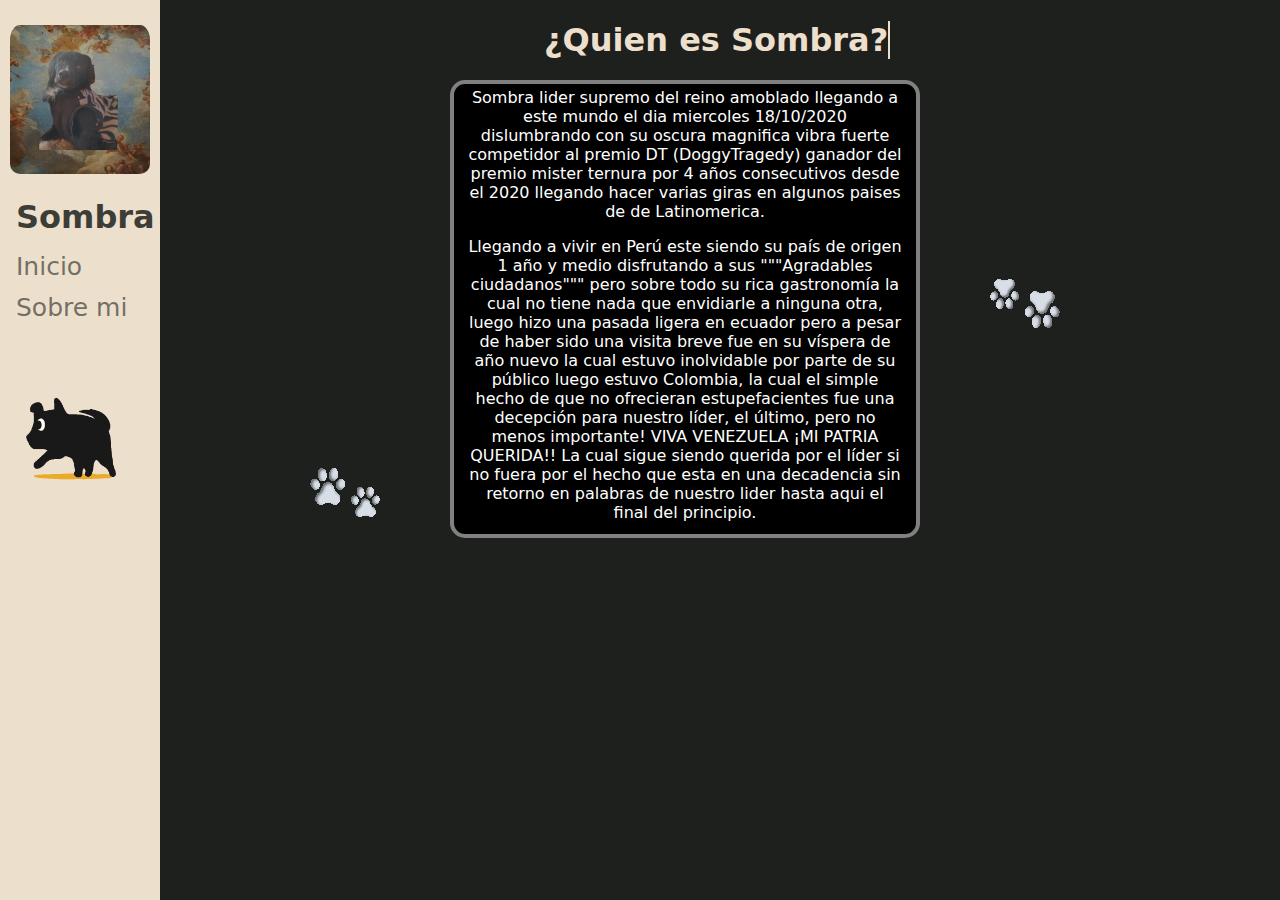
<file: Index.html>
<!DOCTYPE html>
<html lang="en">
<head>
    <meta charset="UTF-8">
    <title>Oswaldo Patron</title>
    <link rel="stylesheet" href="Style/style.css">
</head>
<body>
    <header>    
        <div class="menu">
            <img class="logo" src="img/sombra divino.jpg" alt="">
            <h2>Sombra</h2>
            <a href="Index.html" class="item1">Inicio</a></li>
            <a href="Sobre-mi.html" class="item2">Sobre mi</a></li>
            <img src="img/Sniff & Bark_ Safe & Stylish Dog Apparel Gear & Accessories.gif" alt="">
        </div>
    </header>
      <main class="inicio">
        <img src="img/Patitas.gif" class="patitas"> 
        <img src="img/Patitas.gif" class="patitas2"> 
		<div class="titulo">
			<h1>¿Quien es Sombra?</h1>
		</div>
        <div class="contenido">
            <div class="perrito">
                <img class="pq"src="img/logo.png" alt="">
            </div>
            <p class="parrafo1">
                Sombra lider supremo del reino amoblado llegando a este mundo 
                el dia miercoles 18/10/2020 dislumbrando con su oscura magnifica vibra fuerte competidor
                al premio DT (DoggyTragedy) ganador del premio mister ternura por 4 años consecutivos
                desde el 2020 llegando hacer varias giras en algunos paises de de Latinomerica.
            </p>
            <p>
                Llegando a vivir en Perú este siendo su país de origen 1 año y medio disfrutando a sus """Agradables ciudadanos""" pero sobre todo su
                rica gastronomía la cual no tiene nada que envidiarle a ninguna otra, luego hizo una pasada ligera en ecuador
                pero a pesar de haber sido una visita breve fue en su víspera de año nuevo la cual estuvo inolvidable por parte
                de su público luego estuvo Colombia, la cual el simple hecho de que no ofrecieran 
                estupefacientes fue una decepción para nuestro líder, el último, pero no menos importante! VIVA VENEZUELA
                ¡MI PATRIA QUERIDA!! La cual sigue siendo querida por el líder si no fuera por el hecho que esta en una decadencia
                sin retorno en palabras de nuestro lider hasta aqui el final del principio. 
            </p>
        </div>
      </main>
</body>
</html>
</file>
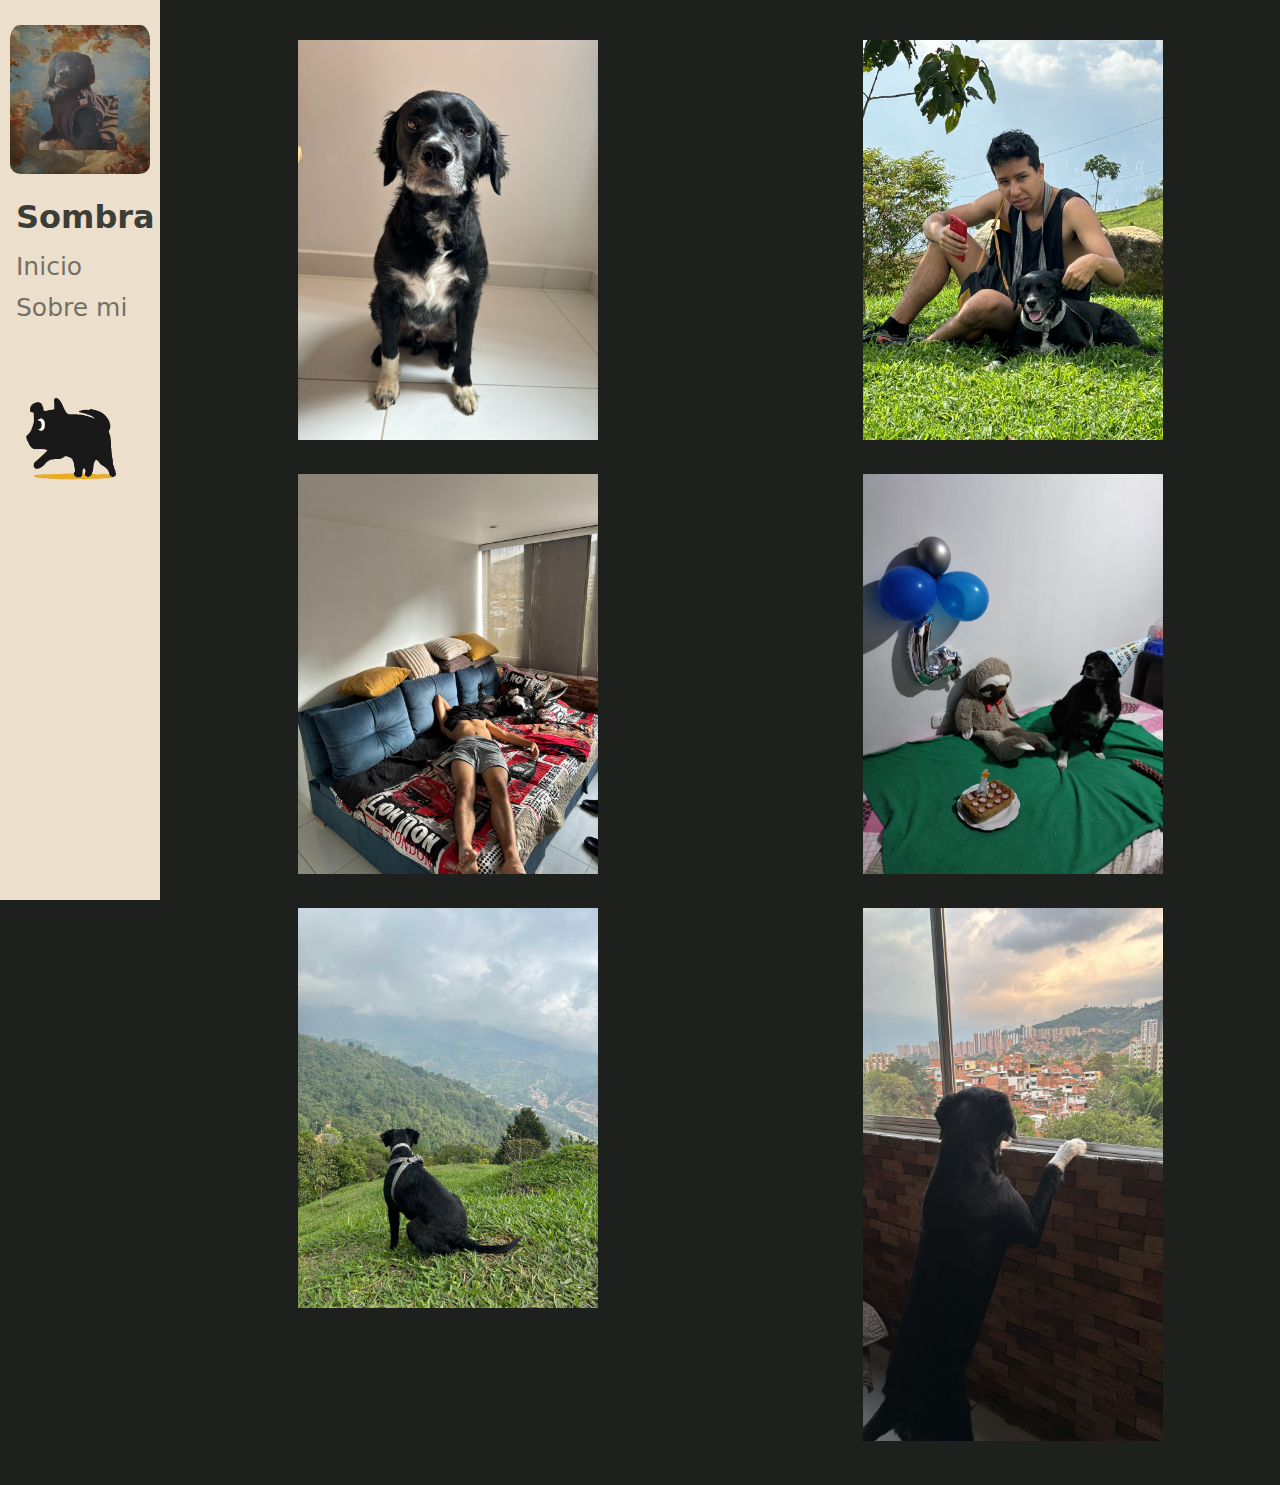
<file: Sobre-mi.html>
<!DOCTYPE html>
<html lang="en">
<head>
    <meta charset="UTF-8">
    <meta name="viewport" content="width=device-width, initial-scale=1.0">
    <title>Sobre mi</title>
    <link rel="stylesheet" href="Style/style.css">
</head>
<body class="body2">
    <header>    
        <div class="menu">
            <img class="logo" src="img/sombra divino.jpg" alt="">
            <h2>Sombra</h2>
            <a href="Index.html" class="item1">Inicio</a></li>
            <a href="" class="item2">Sobre mi</a></li>
            <img src="img/Sniff & Bark_ Safe & Stylish Dog Apparel Gear & Accessories.gif" alt="">
          </div>
    </header>
    <main>
        <div class="container">
            <div class="fotos foto1">
                <img src="img/foto1.jpg" alt="">
                <div class="texto">
                    <h3>Ultima foto en colombia</h3>
                    <p>Esta foto fue la que se utilizo para mis documentos para viajar por aerolinias los cuales es una 
                        experiencia que le recomiendo a cualquier otro camarada canino (Pero que tu esclavo tenga dinero)
                        y fue hacia mi pais natal de origen Peru por ende tuve que recurrir a mi esclavo y ordenarle que 
                        me diera sus ahorros meses para que me llevarme de donde vengo y decidir quedarme con mi mami
                        todo esto ocurrio a mediados del 2024.
                    </p>
                </div>
            </div>
            <div class="fotos foto2">
                <img src="img/foto2.jpg" alt="">
                <div class="texto">
                    <h3>Ultima subida a las 3 cruces</h3>
                    <p>Este cuerpesito no se cuida solo aunque no lo parezca siempre tengo que bajar las croquetitas mañaneras
                        me gusta mucho la caminata salir a saludar algunos amigos peludos pero algo que me fascinaba era subir una
                        montaña no habia mejor sencacion que caminar al lado de mi fiel esclavo sintiendo la naturaleza sobandome el hocico
                        y simple hecho de llegar al final y poder recostarme en ese humedo pasto valia totalmente la pena.
                    </p>
                </div>
            </div>
            <div class="fotos foto3">
                <img src="img/foto3.jpg" alt="">
                <div class="texto">
                    <h3>La siesta nunca se salta</h3>
                    <p>algo muy estricto en mis horarios era mi siesta de belleza la cual eran de aproximadamente de 1 a 3 horas
                        al dia y no se si es cierto lo que se rumorea que las costumbres se pegan pero mi esclavo es el mas afortunado
                        luego de pegarle tremendo don innato porque el muy sin vergüenza aveces competitia conmigo a ver quien se levanta
                        primero de la cama pero seamos sinceros podran copiarme pero no igualarme aun recuerdo esa vez que dormi 4 horas
                        en la mañana.
                    </p>
                </div>
            </div>
            <div class="fotos foto4">
                <img src="img/foto4.jpg" alt="">
                <div class="texto">
                    <h3>Mi primer cumpleaños</h3>
                    <p>En este tiempo me habia deshecho de mi esclavo y ahora vivo con mi esclava (mi mami) que quede entre nosotros
                        pero ella me da mas premios que el tacaño de mi esclavo y mi esclava se le ocurrio la magnifica idea y fue celebrar mi cumpleaños
                        como en Peru los amigos peludos son muy pocos pero el tener un pastel especialmente y solo para mi 
                        hace que se me acomoden las ideas por lo tanto si sus esclavo no lo hacen les recomiendo obligarlos.
                    </p>
                </div>
            </div>
            <div class="fotos foto5">
                <img src="img/foto5.jpg" alt="">
                <div class="texto">
                    <h3>Soy uno con la naturaleza</h3>
                    <p>Ya mencione que me fascina la naturaleza bueno si lo hice me veo obligado a repetirlo porque le verdad no hay nada mejor que esto
                        y luego tener a mi esclavo lavandome mis aposentos mi recuerdo favorito aunque algo que aborrezco es que me tomen fotos mientras
                        estoy conectado con mi yo de la naturaleza una y ultima vez le pedi que me tomara una foto como que no me doy cuenta y desde ahi
                        mas nunca ocurrio a menos que yo no me enterara.
                    </p>
                </div>
            </div>
            <div class="fotos foto6">
                <img src="img/foto6.jpg" alt="">
                <div class="texto">
                    <h3>Colombia</h3>
                    <p>Despues de vivir 6 meses en medellín aprecie lo bastante amable que son los esclavos de mis compañeros caninos todos son aman amis compañeros
                        el servicio de veterinaria es excelente es un lugar al cual no dudaria 2 veces en obligar a mis esclavos a llevarme de nuevo adoro sus vistas
                        su vegetacion (Menos un punto para mi pais) los parques y zonas para pasear son un deleite para mis instintos algun dia volvere.
                    </p>
                </div>
        </div>
    </main>
</body>
</html>
</file>
<file: Style/style.css>
:root{
  --colorbase-1: #1E201E;
  --colorbase-2: #3C3D37;
  --colorbase-3: #3C3D37;
  --colorbase-4: #ECDFCC;
}
*{
    box-sizing: border-box;
    margin: 0;
    padding: 0;
}
body{
  font-family: system-ui;
  background-color: var(--colorbase-1);
}
/*inicio*/
.patitas{
  position: absolute;
  top: 30%;
  left: 70%;
  transform: rotate(180deg);
}
.patitas2{
  position: absolute;
  top: 30%;
  left: 17%;
}
.menu {
  height: 100%; 
  width: 160px;
  position: fixed;
  z-index: 1;
  top: 0;
  left: 0;
  background-color: var(--colorbase-4);
  overflow-x: hidden;
  padding-top: 20px;
}
.logo{
  padding: 10px;
  padding-top: 5px;
  width: 160px;
  border-radius: 20px;
  transition:all .5s ease-in-out;
}
.menu img{
  padding: 10px;
  padding-top: 5px;
  width: 160px;
}
.logo:hover{
  border-radius:50%;
  box-shadow: 0px 0px 5px 5px var(--colorbase-2);
  transform: rotate(360deg)
}
.menu h2{
  padding-left: 6px;
  margin: 10px;
  text-decoration: none;
  font-size: 32px;
  color: var(--colorbase-2);
  display: block;
  transition: color 0.5s;
  cursor: default;
}
.menu h2:hover{
  color: var(--colorbase-4);
}
.menu a {
  padding: 6px 8px 6px 16px;
  text-decoration: none;
  font-size: 25px;
  color: #3c3d37b3;
  display: block;
  transition: color 0.5s;
}
.menu a:hover{
  color: var(--colorbase-1);
}
.inicio .titulo{
  display: inline-block;
  position: absolute;
  margin-top: 20px;
  left: 544px;
  top: 0.5px;
}
h1{
  border-right: 2px solid var(--colorbase-4);
  color: var(--colorbase-4);
  animation: cursor .5s infinite, escribiendo 3.5s steps(20,end);
  white-space: nowrap;
  overflow: hidden;
}
@keyframes  cursor{
  0% {border-color:transparent}
  50% {border-color: var(--colorbase-4);}
}
@keyframes escribiendo{
  from{width:0}
  to{width:100%}
}

.contenido{
  overflow: hidden;
  position: relative;
  background-color: rgb(0, 0, 0);
  margin-top: 80px;
  margin-left: 450px;
  margin-right: 360px;
  border: 4px solid gray;
  display: block;
  padding-left: 10px;
  padding-right: 10px;
  border-radius: 15px;
}
.contenido:hover .perrito{
  right: -17%;
}
.contenido p{
  padding: 4px;
  color: white;
  text-align: center;
  margin-bottom: 8px;
}
.perrito{
  position: absolute;
  transform: rotate(270deg);
  bottom: 200px;
  right: -70%;
  width: 50%;
  transition: all .5s;
}
.perrito img{
  width: 100%;
}
/*Sobre mi*/
.container {
  display: grid;
  grid-template-columns: repeat(2, minmax(400px, 600px));
  gap: 30px ;
  justify-items: center;
  justify-content: center;
  margin-left: 180px;
  margin-top: 40px;
  margin-bottom: 40px;
}
.fotos{
  overflow: hidden;
  width: 300px;
  position: relative;
  transition: all .5s;
}
.fotos:hover{
  border-radius: 40px;
}
.fotos img{
  width: 100%;
  transition: all.5s;
}
.fotos:hover img{
  transform: scale(1.09);
}
.fotos:hover .texto{
  top: 0;
}
.texto{
  background-color: #6b6a6ad9;
  position: absolute;
  color: white;
  top: -100%;
  left: 0;
  width: 100%;
  text-align: justify;
  height: 100%;
  font-family: system-ui;
  transition: all .5s;
}
.texto h3{
  color: #1E201E;
  text-align: center;
  font-size: 20px;
  border-bottom: 2px solid var(--colorbase-1);
  padding: 20px 10px;
}
.texto p{
  padding: 16px 10px;
  border-bottom: 2px solid var(--colorbase-1);
}
</file>
